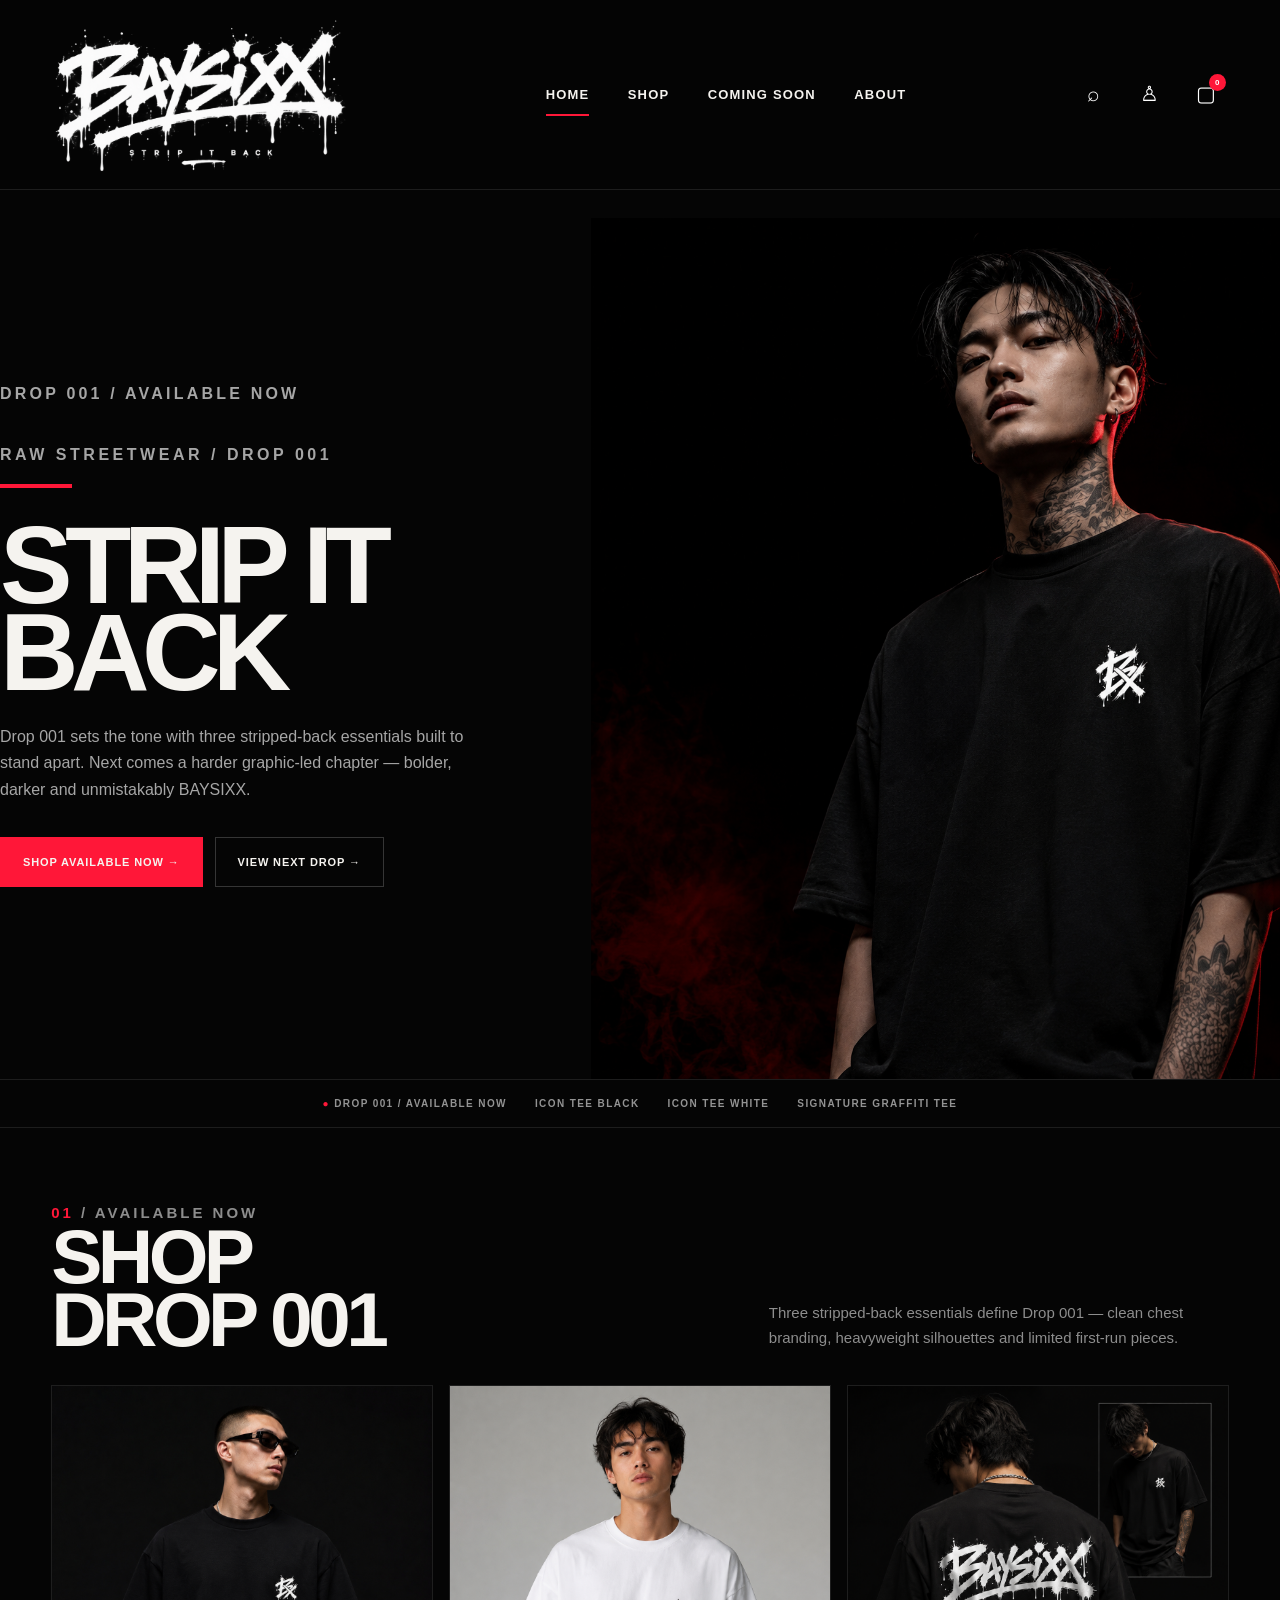
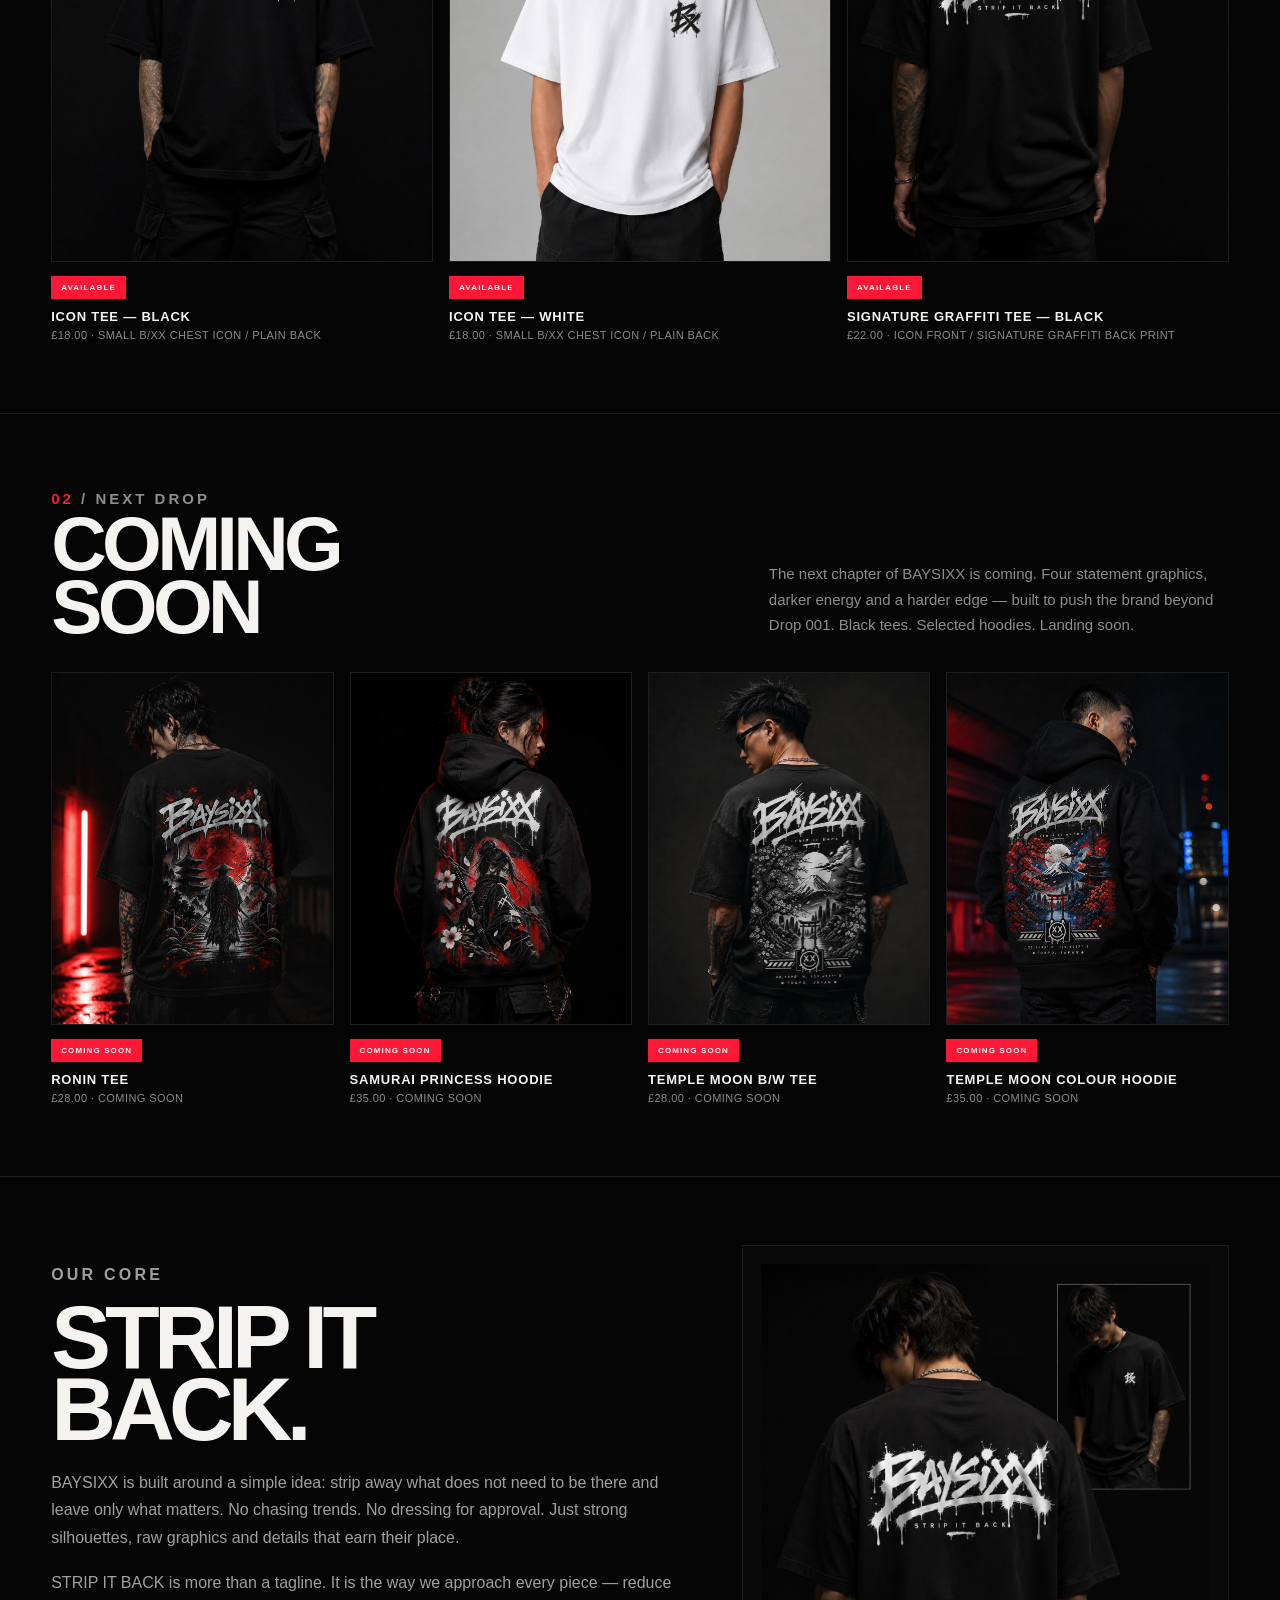
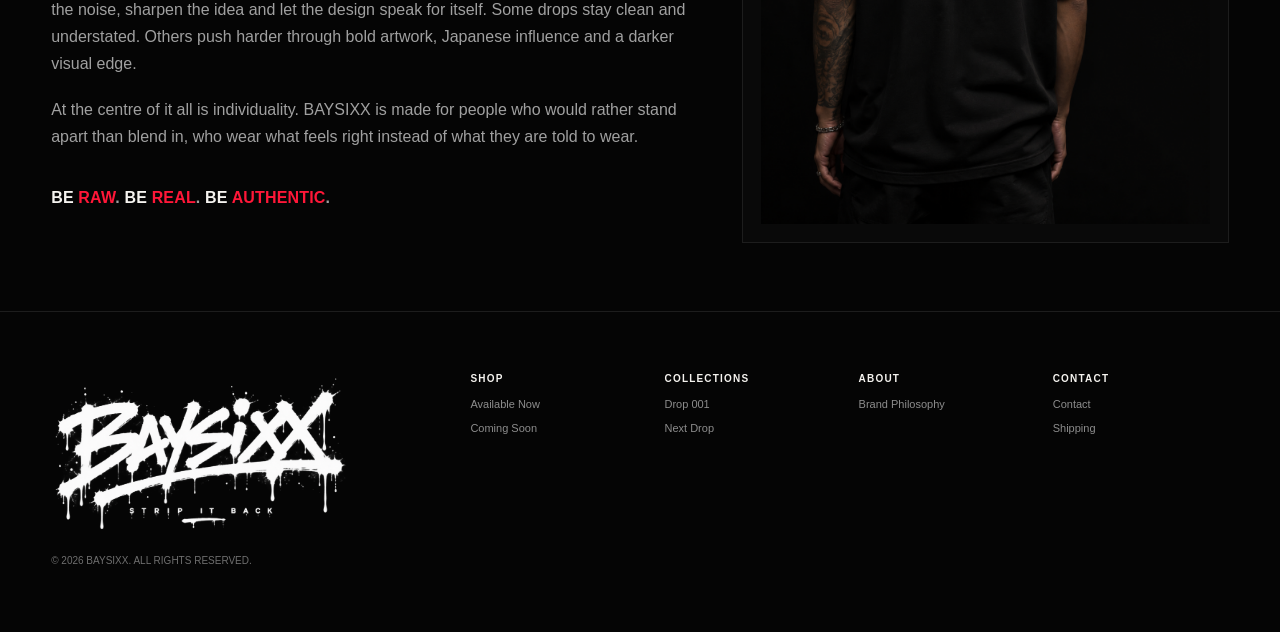
<file: index.html>
<!doctype html>
<html lang="en">
<head>
<meta charset="utf-8">
<meta name="viewport" content="width=device-width,initial-scale=1">
<meta name="theme-color" content="#050505">
<link rel="icon" href="favicon.ico" sizes="any">
<link rel="icon" type="image/png" sizes="32x32" href="favicon-32.png">
<link rel="apple-touch-icon" sizes="180x180" href="apple-touch-icon.png">
<link rel="manifest" href="site.webmanifest">
<link rel="stylesheet" href="baysixx.css">
<title>BAYSIXX — STRIP IT BACK</title>
</head>
<body id="top">
<header class="site-header">
  <div class="header-wrap">
    <a class="brand" href="index.html" aria-label="BAYSIXX home"><img src="assets/wordmark.png" alt="BAYSIXX"></a>
    <nav class="nav" aria-label="Main navigation">
      <a class="active" href="index.html" aria-current="page">HOME</a>
      <a href="shop.html">SHOP</a>
      <a href="coming-soon.html">COMING SOON</a>
      <a href="about.html">ABOUT</a>
    </nav>
    <div class="tools">
      <button class="tool" onclick="toast('SEARCH COMING SOON')" aria-label="Search">⌕</button>
      <button class="tool" onclick="toast('ACCOUNT COMING SOON')" aria-label="Account">♙</button>
      <button class="tool bag-tool" id="bagButton" aria-label="Open bag">▢<span class="bag-count" id="bagCount">0</span></button>
      <button class="mobile-menu-btn" id="mobileMenuButton" type="button" aria-label="Open menu" aria-expanded="false">
        <span></span><span></span><span></span>
      </button>
    </div>
  </div>
  <nav class="mobile-menu" id="mobileMenu" aria-label="Mobile navigation">
    <a class="active" href="index.html" aria-current="page">HOME</a>
    <a href="shop.html">SHOP</a>
    <a href="coming-soon.html">COMING SOON</a>
    <a href="about.html">ABOUT</a>
    <button class="mobile-menu-utility" type="button" onclick="toast('SEARCH COMING SOON')">SEARCH</button>
    <button class="mobile-menu-utility" type="button" onclick="toast('ACCOUNT COMING SOON')">ACCOUNT</button>
  </nav>
</header>
<main>
<section>
    <div class="hero">
      <div class="hero-copy">
        <p class="overline">DROP 001 / AVAILABLE NOW</p>
        <p class="kicker">RAW STREETWEAR / DROP 001</p>
        <h1>STRIP IT<br>BACK</h1>
        <p>Drop 001 sets the tone with three stripped-back essentials built to stand apart. Next comes a harder graphic-led chapter — bolder, darker and unmistakably BAYSIXX.</p>
        <div class="actions">
          <a class="btn red" href="shop.html">SHOP AVAILABLE NOW →</a>
          <a class="btn" href="coming-soon.html">VIEW NEXT DROP →</a>
        </div>
      </div>
      <div class="hero-visual">
        <div class="frame"><img src="assets/hero-model.png" alt="BAYSIXX black tee hero mockup"></div>
      </div>
    </div>
  </section>
<section>
    <div class="info-strip">
      <span><b>●</b> DROP 001 / AVAILABLE NOW</span>
      <span>ICON TEE BLACK</span>
      <span>ICON TEE WHITE</span>
      <span>SIGNATURE GRAFFITI TEE</span>
    </div>
  </section>
<section id="shop">
    <div class="section">
      <div class="section-head">
        <div>
          <p class="eyebrow"><b>01</b> / AVAILABLE NOW</p>
          <h2>SHOP<br>DROP 001</h2>
        </div>
        <p>Three stripped-back essentials define Drop 001 — clean chest branding, heavyweight silhouettes and limited first-run pieces.</p>
      </div>
      <div class="cards">
        <a class="card product-trigger" href="#" data-product="icon-black">
          <div class="card-image"><img src="assets/available-black.png" alt="Black icon tee mockup"></div>
          <div class="card-meta"><span class="badge">AVAILABLE</span><h3>ICON TEE — BLACK</h3><p>£18.00 · SMALL B/XX CHEST ICON / PLAIN BACK</p></div>
        </a>
        <a class="card product-trigger" href="#" data-product="icon-white">
          <div class="card-image"><img src="assets/available-white.png" alt="White icon tee mockup"></div>
          <div class="card-meta"><span class="badge">AVAILABLE</span><h3>ICON TEE — WHITE</h3><p>£18.00 · SMALL B/XX CHEST ICON / PLAIN BACK</p></div>
        </a>
        <a class="card product-trigger" href="#" data-product="signature-black">
          <div class="card-image"><img src="assets/available-signature.png" alt="Signature graffiti tee mockup"></div>
          <div class="card-meta"><span class="badge">AVAILABLE</span><h3>SIGNATURE GRAFFITI TEE — BLACK</h3><p>£22.00 · ICON FRONT / SIGNATURE GRAFFITI BACK PRINT</p></div>
        </a>
      </div>
    </div>
  </section>
<section id="coming">
    <div class="section coming">
      <div class="section-head">
        <div>
          <p class="eyebrow"><b>02</b> / NEXT DROP</p>
          <h2>COMING<br>SOON</h2>
        </div>
        <p>The next chapter of BAYSIXX is coming. Four statement graphics, darker energy and a harder edge — built to push the brand beyond Drop 001. Black tees. Selected hoodies. Landing soon.</p>
      </div>
      <div class="cards">
        <a class="card product-trigger" href="#" data-product="ronin-tee">
          <div class="card-image"><img src="assets/coming-ronin.png" alt="Ronin mockup"></div>
          <div class="card-meta"><span class="badge">COMING SOON</span><h3>RONIN TEE</h3><p>£28.00 · COMING SOON</p></div>
        </a>
        <a class="card product-trigger" href="#" data-product="samurai-hoodie">
          <div class="card-image"><img src="assets/coming-samurai-princess.png" alt="Samurai Princess hoodie mockup"></div>
          <div class="card-meta"><span class="badge">COMING SOON</span><h3>SAMURAI PRINCESS HOODIE</h3><p>£35.00 · COMING SOON</p></div>
        </a>
        <a class="card product-trigger" href="#" data-product="temple-bw-tee">
          <div class="card-image"><img src="assets/coming-temple-bw.png" alt="Temple Moon black and white mockup"></div>
          <div class="card-meta"><span class="badge">COMING SOON</span><h3>TEMPLE MOON B/W TEE</h3><p>£28.00 · COMING SOON</p></div>
        </a>
        <a class="card product-trigger" href="#" data-product="temple-colour-hoodie">
          <div class="card-image"><img src="assets/coming-temple-colour-fixed.png" alt="Temple Moon colour hoodie mockup"></div>
          <div class="card-meta"><span class="badge">COMING SOON</span><h3>TEMPLE MOON COLOUR HOODIE</h3><p>£35.00 · COMING SOON</p></div>
        </a>
      </div>
    </div>
  </section>
<section id="about">
    <div class="about">
      <div class="about-copy">
        <p class="eyebrow">OUR CORE</p>
        <h2>STRIP IT<br>BACK.</h2>
        <p>BAYSIXX is built around a simple idea: strip away what does not need to be there and leave only what matters. No chasing trends. No dressing for approval. Just strong silhouettes, raw graphics and details that earn their place.</p>
        <p>STRIP IT BACK is more than a tagline. It is the way we approach every piece — reduce the noise, sharpen the idea and let the design speak for itself. Some drops stay clean and understated. Others push harder through bold artwork, Japanese influence and a darker visual edge.</p>
        <p>At the centre of it all is individuality. BAYSIXX is made for people who would rather stand apart than blend in, who wear what feels right instead of what they are told to wear.</p>
        <p class="about-mantra"><span class="about-be">BE</span> <span class="about-accent">RAW</span>. <span class="about-be">BE</span> <span class="about-accent">REAL</span>. <span class="about-be">BE</span> <span class="about-accent">AUTHENTIC</span>.</p>
      </div>
      <div class="about-visual">
        <div class="frame"><img src="assets/available-signature.png" alt="BAYSIXX signature tee detail"></div>
      </div>
    </div>
  </section>
</main>
<footer>
  <div class="footer">
    <div>
      <a class="brand" href="index.html"><img src="assets/wordmark.png" alt="BAYSIXX"></a>
      <p>© 2026 BAYSIXX. ALL RIGHTS RESERVED.</p>
    </div>
    <div class="footer-links">
      <div><strong>SHOP</strong><a href="shop.html">Available Now</a><a href="coming-soon.html">Coming Soon</a></div>
      <div><strong>COLLECTIONS</strong><a href="shop.html">Drop 001</a><a href="coming-soon.html">Next Drop</a></div>
      <div><strong>ABOUT</strong><a href="about.html">Brand Philosophy</a></div>
      <div><strong>CONTACT</strong><a href="#" onclick="toast('CONTACT');return false;">Contact</a><a href="#" onclick="toast('SHIPPING INFO');return false;">Shipping</a></div>
    </div>
  </div>
</footer>

<div class="product-modal-backdrop" id="productBackdrop"></div>
<section class="product-modal" id="productModal" role="dialog" aria-modal="true" aria-labelledby="modalProductName">
  <div class="product-modal-media"><img id="modalProductImage" alt=""></div>
  <div class="product-modal-info">
    <button class="modal-close" id="modalClose" aria-label="Close">×</button>
    <div class="product-state" id="modalState"></div>
    <h3 id="modalProductName"></h3>
    <p class="modal-price" id="modalPrice"></p>
    <p class="modal-desc" id="modalDesc"></p>

    <div class="option-group" id="colourGroup">
      <strong>COLOUR</strong>
      <div class="option-row" id="colourOptions"></div>
    </div>

    <div class="option-group">
      <strong>SIZE</strong>
      <div class="option-row" id="sizeOptions">
        <button class="option-btn" data-size="S">S</button>
        <button class="option-btn" data-size="M">M</button>
        <button class="option-btn" data-size="L">L</button>
        <button class="option-btn" data-size="XL">XL</button>
        <button class="option-btn" data-size="XXL">XXL</button>
      </div>
    </div>

    <div id="notifyFields" style="display:none">
      <div class="option-group">
        <strong>EMAIL FOR DROP ALERT</strong>
        <input class="notify-email" id="notifyEmail" type="email" placeholder="you@example.com">
      </div>
    </div>

    <button class="primary-action" id="modalAction">ADD TO BAG</button>
    <p class="modal-note" id="modalNote"></p>
  </div>
</section>

<aside class="bag-drawer" id="bagDrawer" aria-label="Shopping bag">
  <div class="bag-head"><strong>YOUR BAG</strong><button class="bag-close" id="bagClose" aria-label="Close bag">×</button></div>
  <div class="bag-body" id="bagBody"></div>
</aside>

<button class="top-button" id="topButton" type="button" aria-label="Back to top">
  <span>↑</span><span>TOP</span>
</button>

<div class="notice" id="notice"></div>
<script src="baysixx.js"></script>
</body>
</html>
</file>
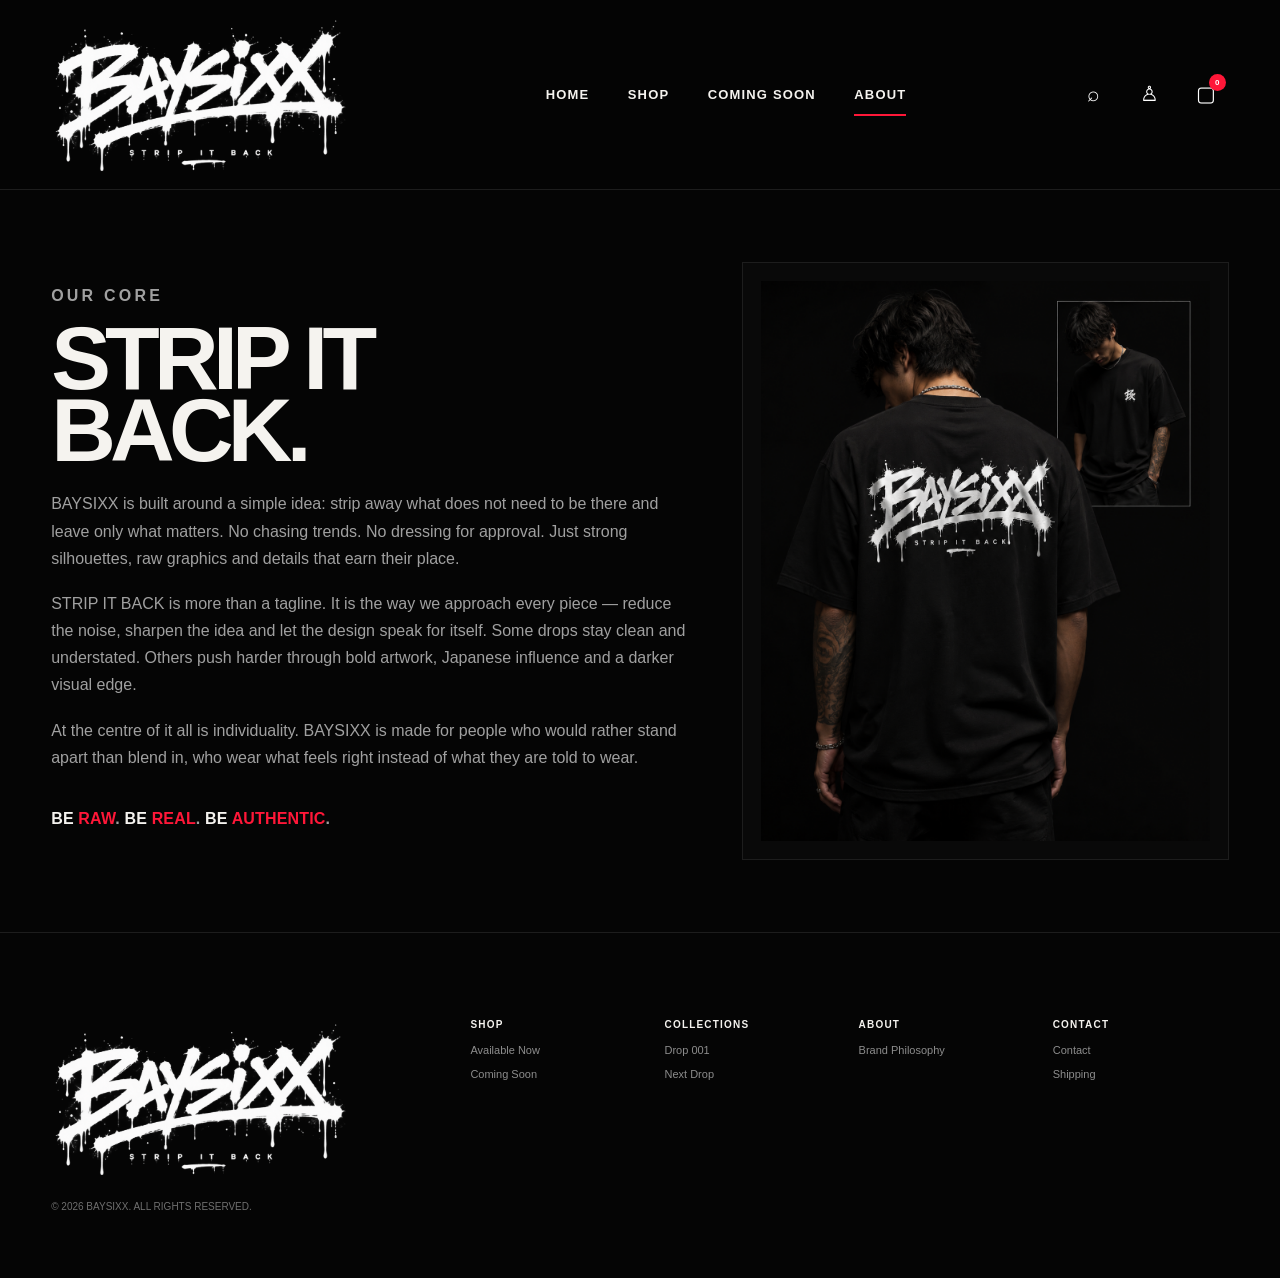
<file: about.html>
<!doctype html>
<html lang="en">
<head>
<meta charset="utf-8">
<meta name="viewport" content="width=device-width,initial-scale=1">
<meta name="theme-color" content="#050505">
<link rel="icon" href="favicon.ico" sizes="any">
<link rel="icon" type="image/png" sizes="32x32" href="favicon-32.png">
<link rel="apple-touch-icon" sizes="180x180" href="apple-touch-icon.png">
<link rel="manifest" href="site.webmanifest">
<link rel="stylesheet" href="baysixx.css">
<title>ABOUT — BAYSIXX</title>
</head>
<body id="top" class="page-only">
<header class="site-header">
  <div class="header-wrap">
    <a class="brand" href="index.html" aria-label="BAYSIXX home"><img src="assets/wordmark.png" alt="BAYSIXX"></a>
    <nav class="nav" aria-label="Main navigation">
      <a href="index.html">HOME</a>
      <a href="shop.html">SHOP</a>
      <a href="coming-soon.html">COMING SOON</a>
      <a class="active" href="about.html" aria-current="page">ABOUT</a>
    </nav>
    <div class="tools">
      <button class="tool" onclick="toast('SEARCH COMING SOON')" aria-label="Search">⌕</button>
      <button class="tool" onclick="toast('ACCOUNT COMING SOON')" aria-label="Account">♙</button>
      <button class="tool bag-tool" id="bagButton" aria-label="Open bag">▢<span class="bag-count" id="bagCount">0</span></button>
      <button class="mobile-menu-btn" id="mobileMenuButton" type="button" aria-label="Open menu" aria-expanded="false">
        <span></span><span></span><span></span>
      </button>
    </div>
  </div>
  <nav class="mobile-menu" id="mobileMenu" aria-label="Mobile navigation">
    <a href="index.html">HOME</a>
    <a href="shop.html">SHOP</a>
    <a href="coming-soon.html">COMING SOON</a>
    <a class="active" href="about.html" aria-current="page">ABOUT</a>
    <button class="mobile-menu-utility" type="button" onclick="toast('SEARCH COMING SOON')">SEARCH</button>
    <button class="mobile-menu-utility" type="button" onclick="toast('ACCOUNT COMING SOON')">ACCOUNT</button>
  </nav>
</header>
<main>
<section id="about">
    <div class="about">
      <div class="about-copy">
        <p class="eyebrow">OUR CORE</p>
        <h2>STRIP IT<br>BACK.</h2>
        <p>BAYSIXX is built around a simple idea: strip away what does not need to be there and leave only what matters. No chasing trends. No dressing for approval. Just strong silhouettes, raw graphics and details that earn their place.</p>
        <p>STRIP IT BACK is more than a tagline. It is the way we approach every piece — reduce the noise, sharpen the idea and let the design speak for itself. Some drops stay clean and understated. Others push harder through bold artwork, Japanese influence and a darker visual edge.</p>
        <p>At the centre of it all is individuality. BAYSIXX is made for people who would rather stand apart than blend in, who wear what feels right instead of what they are told to wear.</p>
        <p class="about-mantra"><span class="about-be">BE</span> <span class="about-accent">RAW</span>. <span class="about-be">BE</span> <span class="about-accent">REAL</span>. <span class="about-be">BE</span> <span class="about-accent">AUTHENTIC</span>.</p>
      </div>
      <div class="about-visual">
        <div class="frame"><img src="assets/available-signature.png" alt="BAYSIXX signature tee detail"></div>
      </div>
    </div>
  </section>
</main>
<footer>
  <div class="footer">
    <div>
      <a class="brand" href="index.html"><img src="assets/wordmark.png" alt="BAYSIXX"></a>
      <p>© 2026 BAYSIXX. ALL RIGHTS RESERVED.</p>
    </div>
    <div class="footer-links">
      <div><strong>SHOP</strong><a href="shop.html">Available Now</a><a href="coming-soon.html">Coming Soon</a></div>
      <div><strong>COLLECTIONS</strong><a href="shop.html">Drop 001</a><a href="coming-soon.html">Next Drop</a></div>
      <div><strong>ABOUT</strong><a href="about.html">Brand Philosophy</a></div>
      <div><strong>CONTACT</strong><a href="#" onclick="toast('CONTACT');return false;">Contact</a><a href="#" onclick="toast('SHIPPING INFO');return false;">Shipping</a></div>
    </div>
  </div>
</footer>

<div class="product-modal-backdrop" id="productBackdrop"></div>
<section class="product-modal" id="productModal" role="dialog" aria-modal="true" aria-labelledby="modalProductName">
  <div class="product-modal-media"><img id="modalProductImage" alt=""></div>
  <div class="product-modal-info">
    <button class="modal-close" id="modalClose" aria-label="Close">×</button>
    <div class="product-state" id="modalState"></div>
    <h3 id="modalProductName"></h3>
    <p class="modal-price" id="modalPrice"></p>
    <p class="modal-desc" id="modalDesc"></p>

    <div class="option-group" id="colourGroup">
      <strong>COLOUR</strong>
      <div class="option-row" id="colourOptions"></div>
    </div>

    <div class="option-group">
      <strong>SIZE</strong>
      <div class="option-row" id="sizeOptions">
        <button class="option-btn" data-size="S">S</button>
        <button class="option-btn" data-size="M">M</button>
        <button class="option-btn" data-size="L">L</button>
        <button class="option-btn" data-size="XL">XL</button>
        <button class="option-btn" data-size="XXL">XXL</button>
      </div>
    </div>

    <div id="notifyFields" style="display:none">
      <div class="option-group">
        <strong>EMAIL FOR DROP ALERT</strong>
        <input class="notify-email" id="notifyEmail" type="email" placeholder="you@example.com">
      </div>
    </div>

    <button class="primary-action" id="modalAction">ADD TO BAG</button>
    <p class="modal-note" id="modalNote"></p>
  </div>
</section>

<aside class="bag-drawer" id="bagDrawer" aria-label="Shopping bag">
  <div class="bag-head"><strong>YOUR BAG</strong><button class="bag-close" id="bagClose" aria-label="Close bag">×</button></div>
  <div class="bag-body" id="bagBody"></div>
</aside>

<button class="top-button" id="topButton" type="button" aria-label="Back to top">
  <span>↑</span><span>TOP</span>
</button>

<div class="notice" id="notice"></div>
<script src="baysixx.js"></script>
</body>
</html>
</file>
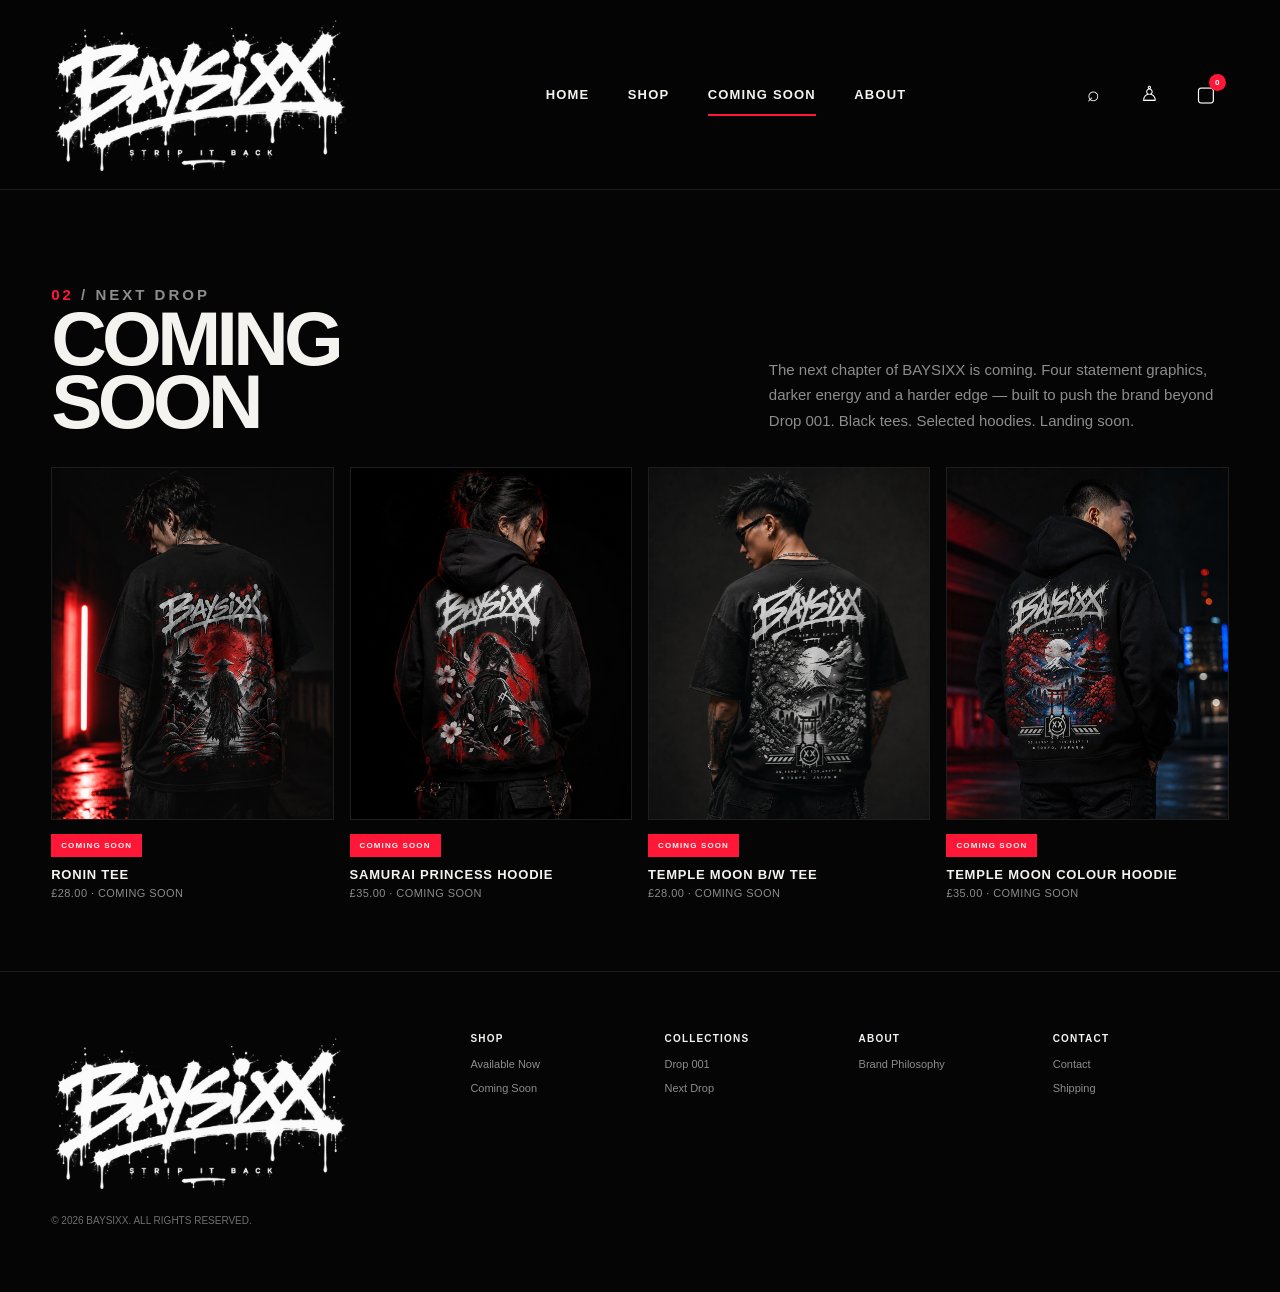
<file: coming-soon.html>
<!doctype html>
<html lang="en">
<head>
<meta charset="utf-8">
<meta name="viewport" content="width=device-width,initial-scale=1">
<meta name="theme-color" content="#050505">
<link rel="icon" href="favicon.ico" sizes="any">
<link rel="icon" type="image/png" sizes="32x32" href="favicon-32.png">
<link rel="apple-touch-icon" sizes="180x180" href="apple-touch-icon.png">
<link rel="manifest" href="site.webmanifest">
<link rel="stylesheet" href="baysixx.css">
<title>COMING SOON — BAYSIXX</title>
</head>
<body id="top" class="page-only">
<header class="site-header">
  <div class="header-wrap">
    <a class="brand" href="index.html" aria-label="BAYSIXX home"><img src="assets/wordmark.png" alt="BAYSIXX"></a>
    <nav class="nav" aria-label="Main navigation">
      <a href="index.html">HOME</a>
      <a href="shop.html">SHOP</a>
      <a class="active" href="coming-soon.html" aria-current="page">COMING SOON</a>
      <a href="about.html">ABOUT</a>
    </nav>
    <div class="tools">
      <button class="tool" onclick="toast('SEARCH COMING SOON')" aria-label="Search">⌕</button>
      <button class="tool" onclick="toast('ACCOUNT COMING SOON')" aria-label="Account">♙</button>
      <button class="tool bag-tool" id="bagButton" aria-label="Open bag">▢<span class="bag-count" id="bagCount">0</span></button>
      <button class="mobile-menu-btn" id="mobileMenuButton" type="button" aria-label="Open menu" aria-expanded="false">
        <span></span><span></span><span></span>
      </button>
    </div>
  </div>
  <nav class="mobile-menu" id="mobileMenu" aria-label="Mobile navigation">
    <a href="index.html">HOME</a>
    <a href="shop.html">SHOP</a>
    <a class="active" href="coming-soon.html" aria-current="page">COMING SOON</a>
    <a href="about.html">ABOUT</a>
    <button class="mobile-menu-utility" type="button" onclick="toast('SEARCH COMING SOON')">SEARCH</button>
    <button class="mobile-menu-utility" type="button" onclick="toast('ACCOUNT COMING SOON')">ACCOUNT</button>
  </nav>
</header>
<main>
<section id="coming">
    <div class="section coming">
      <div class="section-head">
        <div>
          <p class="eyebrow"><b>02</b> / NEXT DROP</p>
          <h2>COMING<br>SOON</h2>
        </div>
        <p>The next chapter of BAYSIXX is coming. Four statement graphics, darker energy and a harder edge — built to push the brand beyond Drop 001. Black tees. Selected hoodies. Landing soon.</p>
      </div>
      <div class="cards">
        <a class="card product-trigger" href="#" data-product="ronin-tee">
          <div class="card-image"><img src="assets/coming-ronin.png" alt="Ronin mockup"></div>
          <div class="card-meta"><span class="badge">COMING SOON</span><h3>RONIN TEE</h3><p>£28.00 · COMING SOON</p></div>
        </a>
        <a class="card product-trigger" href="#" data-product="samurai-hoodie">
          <div class="card-image"><img src="assets/coming-samurai-princess.png" alt="Samurai Princess hoodie mockup"></div>
          <div class="card-meta"><span class="badge">COMING SOON</span><h3>SAMURAI PRINCESS HOODIE</h3><p>£35.00 · COMING SOON</p></div>
        </a>
        <a class="card product-trigger" href="#" data-product="temple-bw-tee">
          <div class="card-image"><img src="assets/coming-temple-bw.png" alt="Temple Moon black and white mockup"></div>
          <div class="card-meta"><span class="badge">COMING SOON</span><h3>TEMPLE MOON B/W TEE</h3><p>£28.00 · COMING SOON</p></div>
        </a>
        <a class="card product-trigger" href="#" data-product="temple-colour-hoodie">
          <div class="card-image"><img src="assets/coming-temple-colour-fixed.png" alt="Temple Moon colour hoodie mockup"></div>
          <div class="card-meta"><span class="badge">COMING SOON</span><h3>TEMPLE MOON COLOUR HOODIE</h3><p>£35.00 · COMING SOON</p></div>
        </a>
      </div>
    </div>
  </section>
</main>
<footer>
  <div class="footer">
    <div>
      <a class="brand" href="index.html"><img src="assets/wordmark.png" alt="BAYSIXX"></a>
      <p>© 2026 BAYSIXX. ALL RIGHTS RESERVED.</p>
    </div>
    <div class="footer-links">
      <div><strong>SHOP</strong><a href="shop.html">Available Now</a><a href="coming-soon.html">Coming Soon</a></div>
      <div><strong>COLLECTIONS</strong><a href="shop.html">Drop 001</a><a href="coming-soon.html">Next Drop</a></div>
      <div><strong>ABOUT</strong><a href="about.html">Brand Philosophy</a></div>
      <div><strong>CONTACT</strong><a href="#" onclick="toast('CONTACT');return false;">Contact</a><a href="#" onclick="toast('SHIPPING INFO');return false;">Shipping</a></div>
    </div>
  </div>
</footer>

<div class="product-modal-backdrop" id="productBackdrop"></div>
<section class="product-modal" id="productModal" role="dialog" aria-modal="true" aria-labelledby="modalProductName">
  <div class="product-modal-media"><img id="modalProductImage" alt=""></div>
  <div class="product-modal-info">
    <button class="modal-close" id="modalClose" aria-label="Close">×</button>
    <div class="product-state" id="modalState"></div>
    <h3 id="modalProductName"></h3>
    <p class="modal-price" id="modalPrice"></p>
    <p class="modal-desc" id="modalDesc"></p>

    <div class="option-group" id="colourGroup">
      <strong>COLOUR</strong>
      <div class="option-row" id="colourOptions"></div>
    </div>

    <div class="option-group">
      <strong>SIZE</strong>
      <div class="option-row" id="sizeOptions">
        <button class="option-btn" data-size="S">S</button>
        <button class="option-btn" data-size="M">M</button>
        <button class="option-btn" data-size="L">L</button>
        <button class="option-btn" data-size="XL">XL</button>
        <button class="option-btn" data-size="XXL">XXL</button>
      </div>
    </div>

    <div id="notifyFields" style="display:none">
      <div class="option-group">
        <strong>EMAIL FOR DROP ALERT</strong>
        <input class="notify-email" id="notifyEmail" type="email" placeholder="you@example.com">
      </div>
    </div>

    <button class="primary-action" id="modalAction">ADD TO BAG</button>
    <p class="modal-note" id="modalNote"></p>
  </div>
</section>

<aside class="bag-drawer" id="bagDrawer" aria-label="Shopping bag">
  <div class="bag-head"><strong>YOUR BAG</strong><button class="bag-close" id="bagClose" aria-label="Close bag">×</button></div>
  <div class="bag-body" id="bagBody"></div>
</aside>

<button class="top-button" id="topButton" type="button" aria-label="Back to top">
  <span>↑</span><span>TOP</span>
</button>

<div class="notice" id="notice"></div>
<script src="baysixx.js"></script>
</body>
</html>
</file>
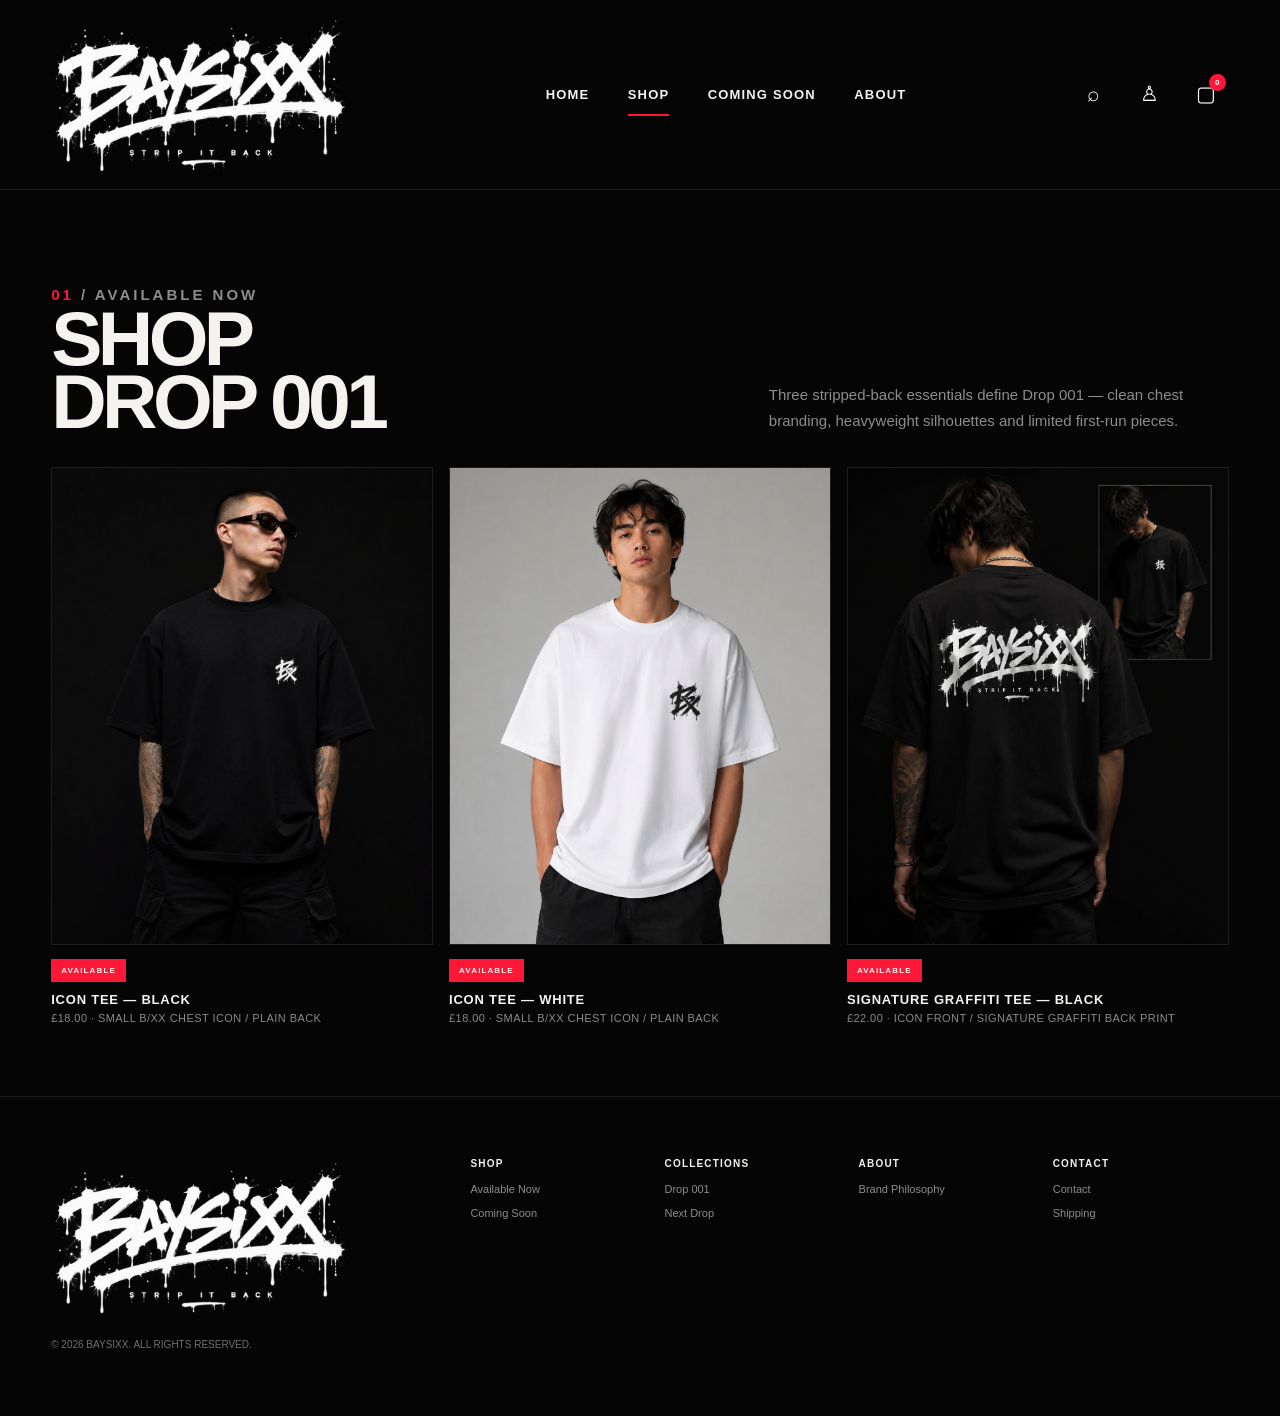
<file: shop.html>
<!doctype html>
<html lang="en">
<head>
<meta charset="utf-8">
<meta name="viewport" content="width=device-width,initial-scale=1">
<meta name="theme-color" content="#050505">
<link rel="icon" href="favicon.ico" sizes="any">
<link rel="icon" type="image/png" sizes="32x32" href="favicon-32.png">
<link rel="apple-touch-icon" sizes="180x180" href="apple-touch-icon.png">
<link rel="manifest" href="site.webmanifest">
<link rel="stylesheet" href="baysixx.css">
<title>SHOP — BAYSIXX</title>
</head>
<body id="top" class="page-only">
<header class="site-header">
  <div class="header-wrap">
    <a class="brand" href="index.html" aria-label="BAYSIXX home"><img src="assets/wordmark.png" alt="BAYSIXX"></a>
    <nav class="nav" aria-label="Main navigation">
      <a href="index.html">HOME</a>
      <a class="active" href="shop.html" aria-current="page">SHOP</a>
      <a href="coming-soon.html">COMING SOON</a>
      <a href="about.html">ABOUT</a>
    </nav>
    <div class="tools">
      <button class="tool" onclick="toast('SEARCH COMING SOON')" aria-label="Search">⌕</button>
      <button class="tool" onclick="toast('ACCOUNT COMING SOON')" aria-label="Account">♙</button>
      <button class="tool bag-tool" id="bagButton" aria-label="Open bag">▢<span class="bag-count" id="bagCount">0</span></button>
      <button class="mobile-menu-btn" id="mobileMenuButton" type="button" aria-label="Open menu" aria-expanded="false">
        <span></span><span></span><span></span>
      </button>
    </div>
  </div>
  <nav class="mobile-menu" id="mobileMenu" aria-label="Mobile navigation">
    <a href="index.html">HOME</a>
    <a class="active" href="shop.html" aria-current="page">SHOP</a>
    <a href="coming-soon.html">COMING SOON</a>
    <a href="about.html">ABOUT</a>
    <button class="mobile-menu-utility" type="button" onclick="toast('SEARCH COMING SOON')">SEARCH</button>
    <button class="mobile-menu-utility" type="button" onclick="toast('ACCOUNT COMING SOON')">ACCOUNT</button>
  </nav>
</header>
<main>
<section id="shop">
    <div class="section">
      <div class="section-head">
        <div>
          <p class="eyebrow"><b>01</b> / AVAILABLE NOW</p>
          <h2>SHOP<br>DROP 001</h2>
        </div>
        <p>Three stripped-back essentials define Drop 001 — clean chest branding, heavyweight silhouettes and limited first-run pieces.</p>
      </div>
      <div class="cards">
        <a class="card product-trigger" href="#" data-product="icon-black">
          <div class="card-image"><img src="assets/available-black.png" alt="Black icon tee mockup"></div>
          <div class="card-meta"><span class="badge">AVAILABLE</span><h3>ICON TEE — BLACK</h3><p>£18.00 · SMALL B/XX CHEST ICON / PLAIN BACK</p></div>
        </a>
        <a class="card product-trigger" href="#" data-product="icon-white">
          <div class="card-image"><img src="assets/available-white.png" alt="White icon tee mockup"></div>
          <div class="card-meta"><span class="badge">AVAILABLE</span><h3>ICON TEE — WHITE</h3><p>£18.00 · SMALL B/XX CHEST ICON / PLAIN BACK</p></div>
        </a>
        <a class="card product-trigger" href="#" data-product="signature-black">
          <div class="card-image"><img src="assets/available-signature.png" alt="Signature graffiti tee mockup"></div>
          <div class="card-meta"><span class="badge">AVAILABLE</span><h3>SIGNATURE GRAFFITI TEE — BLACK</h3><p>£22.00 · ICON FRONT / SIGNATURE GRAFFITI BACK PRINT</p></div>
        </a>
      </div>
    </div>
  </section>
</main>
<footer>
  <div class="footer">
    <div>
      <a class="brand" href="index.html"><img src="assets/wordmark.png" alt="BAYSIXX"></a>
      <p>© 2026 BAYSIXX. ALL RIGHTS RESERVED.</p>
    </div>
    <div class="footer-links">
      <div><strong>SHOP</strong><a href="shop.html">Available Now</a><a href="coming-soon.html">Coming Soon</a></div>
      <div><strong>COLLECTIONS</strong><a href="shop.html">Drop 001</a><a href="coming-soon.html">Next Drop</a></div>
      <div><strong>ABOUT</strong><a href="about.html">Brand Philosophy</a></div>
      <div><strong>CONTACT</strong><a href="#" onclick="toast('CONTACT');return false;">Contact</a><a href="#" onclick="toast('SHIPPING INFO');return false;">Shipping</a></div>
    </div>
  </div>
</footer>

<div class="product-modal-backdrop" id="productBackdrop"></div>
<section class="product-modal" id="productModal" role="dialog" aria-modal="true" aria-labelledby="modalProductName">
  <div class="product-modal-media"><img id="modalProductImage" alt=""></div>
  <div class="product-modal-info">
    <button class="modal-close" id="modalClose" aria-label="Close">×</button>
    <div class="product-state" id="modalState"></div>
    <h3 id="modalProductName"></h3>
    <p class="modal-price" id="modalPrice"></p>
    <p class="modal-desc" id="modalDesc"></p>

    <div class="option-group" id="colourGroup">
      <strong>COLOUR</strong>
      <div class="option-row" id="colourOptions"></div>
    </div>

    <div class="option-group">
      <strong>SIZE</strong>
      <div class="option-row" id="sizeOptions">
        <button class="option-btn" data-size="S">S</button>
        <button class="option-btn" data-size="M">M</button>
        <button class="option-btn" data-size="L">L</button>
        <button class="option-btn" data-size="XL">XL</button>
        <button class="option-btn" data-size="XXL">XXL</button>
      </div>
    </div>

    <div id="notifyFields" style="display:none">
      <div class="option-group">
        <strong>EMAIL FOR DROP ALERT</strong>
        <input class="notify-email" id="notifyEmail" type="email" placeholder="you@example.com">
      </div>
    </div>

    <button class="primary-action" id="modalAction">ADD TO BAG</button>
    <p class="modal-note" id="modalNote"></p>
  </div>
</section>

<aside class="bag-drawer" id="bagDrawer" aria-label="Shopping bag">
  <div class="bag-head"><strong>YOUR BAG</strong><button class="bag-close" id="bagClose" aria-label="Close bag">×</button></div>
  <div class="bag-body" id="bagBody"></div>
</aside>

<button class="top-button" id="topButton" type="button" aria-label="Back to top">
  <span>↑</span><span>TOP</span>
</button>

<div class="notice" id="notice"></div>
<script src="baysixx.js"></script>
</body>
</html>
</file>
<file: baysixx.css>
:root{
  --bg:#050505; --panel:#0b0b0b; --ink:#f5f3ef; --muted:#8c8c8c; --line:#1d1d1d; --red:#ff1738;
  --pad:clamp(18px,4vw,64px); --max:1500px;
}
*{box-sizing:border-box}
html{scroll-behavior:smooth}
body{margin:0;background:var(--bg);color:var(--ink);font-family:Arial,Helvetica,sans-serif}
img{display:block;max-width:100%}
a{text-decoration:none;color:inherit}
.site-header{
  position:sticky;top:0;z-index:50;background:rgba(5,5,5,.95);backdrop-filter:blur(14px);
  border-bottom:1px solid var(--line);
}
.header-wrap{
  max-width:var(--max);margin:0 auto;padding:10px var(--pad);
  min-height:132px;display:grid;grid-template-columns:330px 1fr auto;align-items:center;gap:34px;
}
.brand img{width:300px;height:auto}
.nav{display:flex;justify-content:center;gap:clamp(26px,3vw,52px);font-size:13px;font-weight:900;letter-spacing:.09em}
.nav a{padding:16px 0;position:relative}
.nav a.active:after,.nav a:hover:after{content:"";position:absolute;left:0;right:0;bottom:2px;height:2px;background:var(--red)}
.tools{display:flex;gap:10px}
.tool{width:46px;height:46px;background:none;border:1px solid transparent;color:#fff;font:inherit;font-size:21px;cursor:pointer}
.tool:hover{border-color:#333}
main>section{border-bottom:1px solid var(--line)}
.hero{max-width:var(--max);margin:0 auto;display:grid;grid-template-columns:44% 56%;min-height:calc(100vh - 93px)}
.hero-copy{padding:64px var(--pad) 64px 0;display:flex;flex-direction:column;justify-content:center}
.overline{font-size:10px;color:#898989;letter-spacing:.2em;font-weight:900;margin:0 0 28px}
.kicker{font-size:11px;font-weight:900;letter-spacing:.22em;margin:0 0 18px}
.kicker:after{content:"";display:block;width:72px;height:4px;background:var(--red);margin-top:16px}
.hero h1{font-size:clamp(80px,8.5vw,152px);line-height:.8;letter-spacing:-.07em;margin:0 0 28px}
.hero p{color:#a6a6a6;font-size:16px;line-height:1.65;max-width:480px;margin:0 0 34px}
.actions{display:flex;flex-wrap:wrap;gap:12px}
.btn{padding:18px 22px;border:1px solid #353535;font-size:11px;font-weight:900;letter-spacing:.08em}
.btn.red{background:var(--red);border-color:var(--red)}
.hero-visual{display:grid;align-items:end;padding:28px 0 0 28px}
.hero-visual .frame{background:linear-gradient(180deg,#090909,#050505);height:100%;display:grid;align-items:end;overflow:hidden}
.hero-visual img{width:100%;height:100%;object-fit:cover;object-position:center}
.info-strip{display:flex;gap:28px;justify-content:center;flex-wrap:wrap;padding:18px var(--pad);font-size:10px;color:#939393;letter-spacing:.14em;font-weight:900}
.info-strip b{color:var(--red)}
.section{max-width:var(--max);margin:0 auto;padding:72px var(--pad)}
.section-head{display:grid;grid-template-columns:1fr minmax(280px,460px);gap:34px;align-items:end;margin-bottom:34px}
.eyebrow{font-size:10px;letter-spacing:.2em;color:#919191;font-weight:900;margin:0 0 10px}
.eyebrow b{color:var(--red)}
.section-head h2{font-size:clamp(48px,6vw,102px);line-height:.82;letter-spacing:-.06em;margin:0}
.section-head p{margin:0;color:#8d8d8d;line-height:1.7;font-size:15px}
.cards{display:grid;grid-template-columns:repeat(3,minmax(0,1fr));gap:16px}
.card{display:block}
.card-image{aspect-ratio:4/5;background:#0a0a0a;overflow:hidden;border:1px solid #1e1e1e}
.card-image img{width:100%;height:100%;object-fit:cover}
.card-meta{padding-top:14px}
.badge{display:inline-block;background:var(--red);padding:7px 10px;font-size:8px;font-weight:900;letter-spacing:.14em;margin-bottom:10px}
.card-meta h3{margin:0 0 5px;font-size:13px;letter-spacing:.06em}
.card-meta p{margin:0;color:#8b8b8b;font-size:11px;letter-spacing:.04em}
.coming .cards{grid-template-columns:repeat(4,minmax(0,1fr))}
.about{max-width:var(--max);margin:0 auto;display:grid;grid-template-columns:1fr 42%}
.about-copy{padding:84px var(--pad)}
.about-copy h2{font-size:clamp(60px,7vw,118px);line-height:.8;letter-spacing:-.065em;margin:14px 0 24px}
.about-copy p{color:#a0a0a0;line-height:1.7;max-width:720px;font-size:16px}
.about-visual{padding:46px var(--pad) 46px 0;display:grid;align-items:center}
.about-visual .frame{background:#090909;border:1px solid #1d1d1d;padding:18px}
.about-visual img{width:100%;aspect-ratio:4/5;object-fit:cover}
.footer{max-width:var(--max);margin:0 auto;padding:56px var(--pad);display:grid;grid-template-columns:1fr 2fr;gap:40px}
.footer .brand img{width:300px;height:auto}
.footer p{color:#6f6f6f;font-size:10px;margin-top:18px}
.footer-links{display:grid;grid-template-columns:repeat(4,minmax(0,1fr));gap:18px}
.footer-links strong{font-size:10px;letter-spacing:.12em}
.footer-links a{display:block;margin-top:12px;color:#8d8d8d;font-size:11px}
.notice{position:fixed;left:50%;transform:translateX(-50%);bottom:22px;background:#101010;border:1px solid #333;padding:12px 16px;font-size:10px;letter-spacing:.08em;opacity:0;pointer-events:none;transition:.2s;z-index:100}
.notice.show{opacity:1}

.top-button{
  position:fixed;right:26px;bottom:26px;z-index:110;
  width:58px;height:58px;border-radius:50%;
  border:1px solid rgba(255,255,255,.28);
  background:rgba(9,9,9,.58);color:#fff;
  display:flex;flex-direction:column;align-items:center;justify-content:center;
  gap:1px;font-size:9px;font-weight:900;letter-spacing:.08em;
  cursor:pointer;opacity:0;visibility:hidden;transform:translateY(10px);
  backdrop-filter:blur(10px);
  transition:opacity .2s ease,transform .2s ease,background .2s ease,border-color .2s ease,visibility .2s;
}
.top-button span:first-child{font-size:19px;line-height:1}
.top-button.visible{opacity:1;visibility:visible;transform:translateY(0)}
.top-button.at-bottom{background:var(--red);border-color:var(--red);box-shadow:0 10px 34px rgba(255,23,56,.28)}
.top-button:hover{border-color:#fff}
@media(max-width:980px){
  .top-button{right:16px;bottom:16px;width:52px;height:52px}
}

@media(max-width:980px){
  .header-wrap{grid-template-columns:1fr auto;min-height:108px}.brand img{width:210px}.nav{display:none}
  .hero{grid-template-columns:1fr}
  .hero-copy{order:2;padding:44px var(--pad) 56px}
  .hero-visual{order:1;padding:0}
  .hero-visual .frame{min-height:420px}
  .section,.about-copy,.footer{padding-left:var(--pad);padding-right:var(--pad)}
  .section-head{grid-template-columns:1fr}
  /* Mobile product carousels */
  .cards,
  .coming .cards{
    display:flex;
    gap:14px;
    overflow-x:auto;
    overflow-y:hidden;
    scroll-snap-type:x mandatory;
    scroll-behavior:smooth;
    -webkit-overflow-scrolling:touch;
    overscroll-behavior-inline:contain;
    padding:0 0 16px;
    scrollbar-width:none;
  }
  .cards::-webkit-scrollbar,
  .coming .cards::-webkit-scrollbar{display:none}
  .cards .card,
  .coming .cards .card{
    flex:0 0 min(82vw,360px);
    scroll-snap-align:start;
  }
    .about{grid-template-columns:1fr}
  .about-visual{padding:0 var(--pad) 56px}
  .footer{grid-template-columns:1fr}
  .footer-links{grid-template-columns:repeat(2,minmax(0,1fr))}
}

#shop,#coming,#about{
  scroll-margin-top:150px;
}
@media(max-width:980px){
  #shop,#coming,#about{scroll-margin-top:122px}
}


/* Product selection + bag */
.product-trigger{cursor:pointer}
.product-trigger .card-image{transition:transform .2s ease,border-color .2s ease}
.product-trigger:hover .card-image{border-color:#3a3a3a;transform:translateY(-2px)}

.product-modal-backdrop{
  position:fixed;inset:0;z-index:160;background:rgba(0,0,0,.82);backdrop-filter:blur(5px);
  opacity:0;visibility:hidden;transition:.2s;
}
.product-modal-backdrop.open{opacity:1;visibility:visible}
.product-modal{
  position:fixed;z-index:170;top:50%;left:50%;transform:translate(-50%,-46%) scale(.98);
  width:min(980px,calc(100vw - 36px));max-height:min(88vh,900px);overflow:auto;
  background:#080808;border:1px solid #2b2b2b;opacity:0;visibility:hidden;transition:.2s;
  display:grid;grid-template-columns:minmax(0,1.05fr) minmax(360px,.95fr);
}
.product-modal.open{opacity:1;visibility:visible;transform:translate(-50%,-50%) scale(1)}
.product-modal-media{min-height:620px;background:#0a0a0a;border-right:1px solid #242424;display:grid;place-items:center;padding:12px}
.product-modal-media img{width:100%;height:100%;object-fit:contain;object-position:center;background:#0a0a0a}
.product-modal-info{padding:38px;position:relative}
.modal-close{
  position:absolute;top:18px;right:18px;width:42px;height:42px;border:1px solid #333;background:#0d0d0d;
  color:#fff;font-size:25px;cursor:pointer
}
.product-state{font-size:9px;letter-spacing:.18em;font-weight:900;color:var(--red);margin-bottom:12px}
.product-modal h3{font-size:clamp(36px,4vw,62px);line-height:.88;letter-spacing:-.045em;margin:0 42px 14px 0}
.modal-price{font-size:18px;font-weight:900;margin:0 0 18px}
.modal-desc{color:#9b9b9b;line-height:1.6;font-size:14px;margin:0 0 26px}
.option-group{margin:24px 0}
.option-group>strong{display:block;font-size:9px;letter-spacing:.16em;margin-bottom:10px}
.option-row{display:flex;gap:8px;flex-wrap:wrap}
.option-btn{
  min-width:52px;height:44px;padding:0 14px;border:1px solid #373737;background:#0c0c0c;color:#fff;
  font-size:10px;font-weight:900;letter-spacing:.05em;cursor:pointer
}
.option-btn.selected{border-color:var(--red);background:var(--red)}
.option-btn[disabled]{opacity:.35;cursor:not-allowed}
.colour-swatch{display:inline-flex;align-items:center;gap:8px}
.colour-dot{width:14px;height:14px;border-radius:50%;border:1px solid #666;background:#050505}
.colour-dot.white{background:#f5f4ef}
.primary-action{
  width:100%;margin-top:14px;padding:19px;border:0;background:var(--red);color:#fff;
  font-size:11px;font-weight:900;letter-spacing:.1em;cursor:pointer
}
.primary-action:hover{filter:brightness(.94)}
.modal-note{margin:14px 0 0;color:#747474;font-size:10px;line-height:1.5}
.notify-email{
  width:100%;height:48px;background:#0d0d0d;border:1px solid #333;color:#fff;padding:0 14px;
  outline:none;font-size:13px;margin-top:4px
}
.notify-email:focus{border-color:var(--red)}

.bag-drawer{
  position:fixed;top:0;right:0;bottom:0;z-index:190;width:min(430px,92vw);background:#080808;
  border-left:1px solid #292929;transform:translateX(103%);transition:.24s;overflow:auto
}
.bag-drawer.open{transform:translateX(0)}
.bag-head{position:sticky;top:0;background:#080808;z-index:2;display:flex;justify-content:space-between;align-items:center;padding:22px;border-bottom:1px solid #292929}
.bag-head strong{font-size:12px;letter-spacing:.14em}
.bag-close{border:0;background:none;color:#fff;font-size:26px;cursor:pointer}
.bag-body{padding:10px 22px 26px}
.bag-line{display:grid;grid-template-columns:72px 1fr auto;gap:12px;align-items:center;padding:14px 0;border-bottom:1px solid #222}
.bag-line img{width:72px;height:88px;object-fit:cover}
.bag-line strong{display:block;font-size:11px;line-height:1.35}
.bag-line small{display:block;color:#888;font-size:10px;line-height:1.5;margin-top:5px}
.bag-remove{border:0;background:none;color:#777;font-size:19px;cursor:pointer}
.bag-total{display:flex;justify-content:space-between;align-items:center;padding:22px 0 0;font-size:13px;font-weight:900}
.checkout-btn{width:100%;padding:18px;margin-top:14px;border:0;background:var(--red);color:#fff;font-size:11px;font-weight:900;letter-spacing:.1em}
.bag-empty{padding:42px 0;text-align:center;color:#777;font-size:12px}
.bag-count{
  position:absolute;top:2px;right:2px;min-width:17px;height:17px;border-radius:999px;background:var(--red);color:#fff;
  display:grid;place-items:center;font-size:8px;font-weight:900;padding:0 4px
}
.tool.bag-tool{position:relative}

@media(max-width:760px){
  .product-modal{grid-template-columns:1fr;top:auto;left:0;right:0;bottom:0;transform:translateY(103%);width:100%;max-height:92vh}
  .product-modal.open{transform:translateY(0)}
  .product-modal-media{min-height:380px;border-right:0;border-bottom:1px solid #242424}
  .product-modal-info{padding:24px 18px 30px}
  .product-modal h3{font-size:40px}
}


/* Mobile navigation */
.mobile-menu-btn{
  display:none;
  width:46px;height:46px;
  border:1px solid #333;
  background:#090909;
  color:#fff;
  cursor:pointer;
  align-items:center;
  justify-content:center;
  flex-direction:column;
  gap:5px;
  padding:0;
}
.mobile-menu-btn span{
  display:block;
  width:20px;height:2px;
  background:#fff;
  transition:transform .2s ease,opacity .2s ease;
}
.mobile-menu-btn.open span:nth-child(1){transform:translateY(7px) rotate(45deg)}
.mobile-menu-btn.open span:nth-child(2){opacity:0}
.mobile-menu-btn.open span:nth-child(3){transform:translateY(-7px) rotate(-45deg)}

.mobile-menu{
  display:none;
}

@media(max-width:980px){
  .header-wrap{
    grid-template-columns:minmax(0,1fr) auto;
    min-height:108px;
    gap:14px;
  }
  .brand img{width:200px}
  .nav{display:none}
  .tools{gap:7px}
  .tools .tool:not(.bag-tool){display:none}
  .tool.bag-tool{width:46px;height:46px}
  .mobile-menu-btn{display:flex}

  .mobile-menu{
    position:absolute;
    left:0;right:0;top:100%;
    z-index:140;
    display:block;
    background:rgba(5,5,5,.98);
    border-top:1px solid #202020;
    border-bottom:1px solid #2a2a2a;
    padding:10px var(--pad) 22px;
    opacity:0;
    visibility:hidden;
    transform:translateY(-8px);
    transition:opacity .2s ease,transform .2s ease,visibility .2s;
    box-shadow:0 24px 40px rgba(0,0,0,.35);
  }
  .mobile-menu.open{
    opacity:1;
    visibility:visible;
    transform:translateY(0);
  }
  .mobile-menu a,
  .mobile-menu button{
    width:100%;
    display:flex;
    align-items:center;
    justify-content:space-between;
    padding:17px 2px;
    border:0;
    border-bottom:1px solid #1d1d1d;
    background:none;
    color:#fff;
    text-decoration:none;
    text-align:left;
    font:inherit;
    font-size:18px;
    font-weight:900;
    letter-spacing:.055em;
    cursor:pointer;
  }
  .mobile-menu a::after,
  .mobile-menu button::after{
    content:"→";
    color:#777;
    font-size:15px;
  }
  .mobile-menu .mobile-menu-utility{
    color:#9b9b9b;
    font-size:13px;
  }
  .mobile-menu a:last-child,
  .mobile-menu button:last-child{border-bottom:0}
}

@media(max-width:430px){
  .brand img{width:178px}
  .header-wrap{min-height:98px}
  .tool.bag-tool,.mobile-menu-btn{width:42px;height:42px}
}


.about-copy p + p{margin-top:18px}
.about-accent{color:var(--red);font-weight:800}
.about-be{color:var(--ink);font-weight:800}
.about-mantra{margin-top:34px!important;font-weight:800;letter-spacing:.01em}

/* Multi-page master navigation */
.mobile-menu a.active{
  color:var(--red);
  font-weight:900;
}
.mobile-menu a.active::after{
  color:var(--red);
}
.page-only main{
  min-height:calc(100vh - 132px);
}
.page-only main>section:first-child .section,
.page-only main>section:first-child .about-copy{
  padding-top:92px;
}
@media(max-width:980px){
  .page-only main{min-height:calc(100vh - 108px)}
  .page-only main>section:first-child .section,
  .page-only main>section:first-child .about-copy{padding-top:62px}
}


@media(max-width:430px){
  .cards .card,
  .coming .cards .card{
    flex-basis:84vw;
  }
}
</file>
